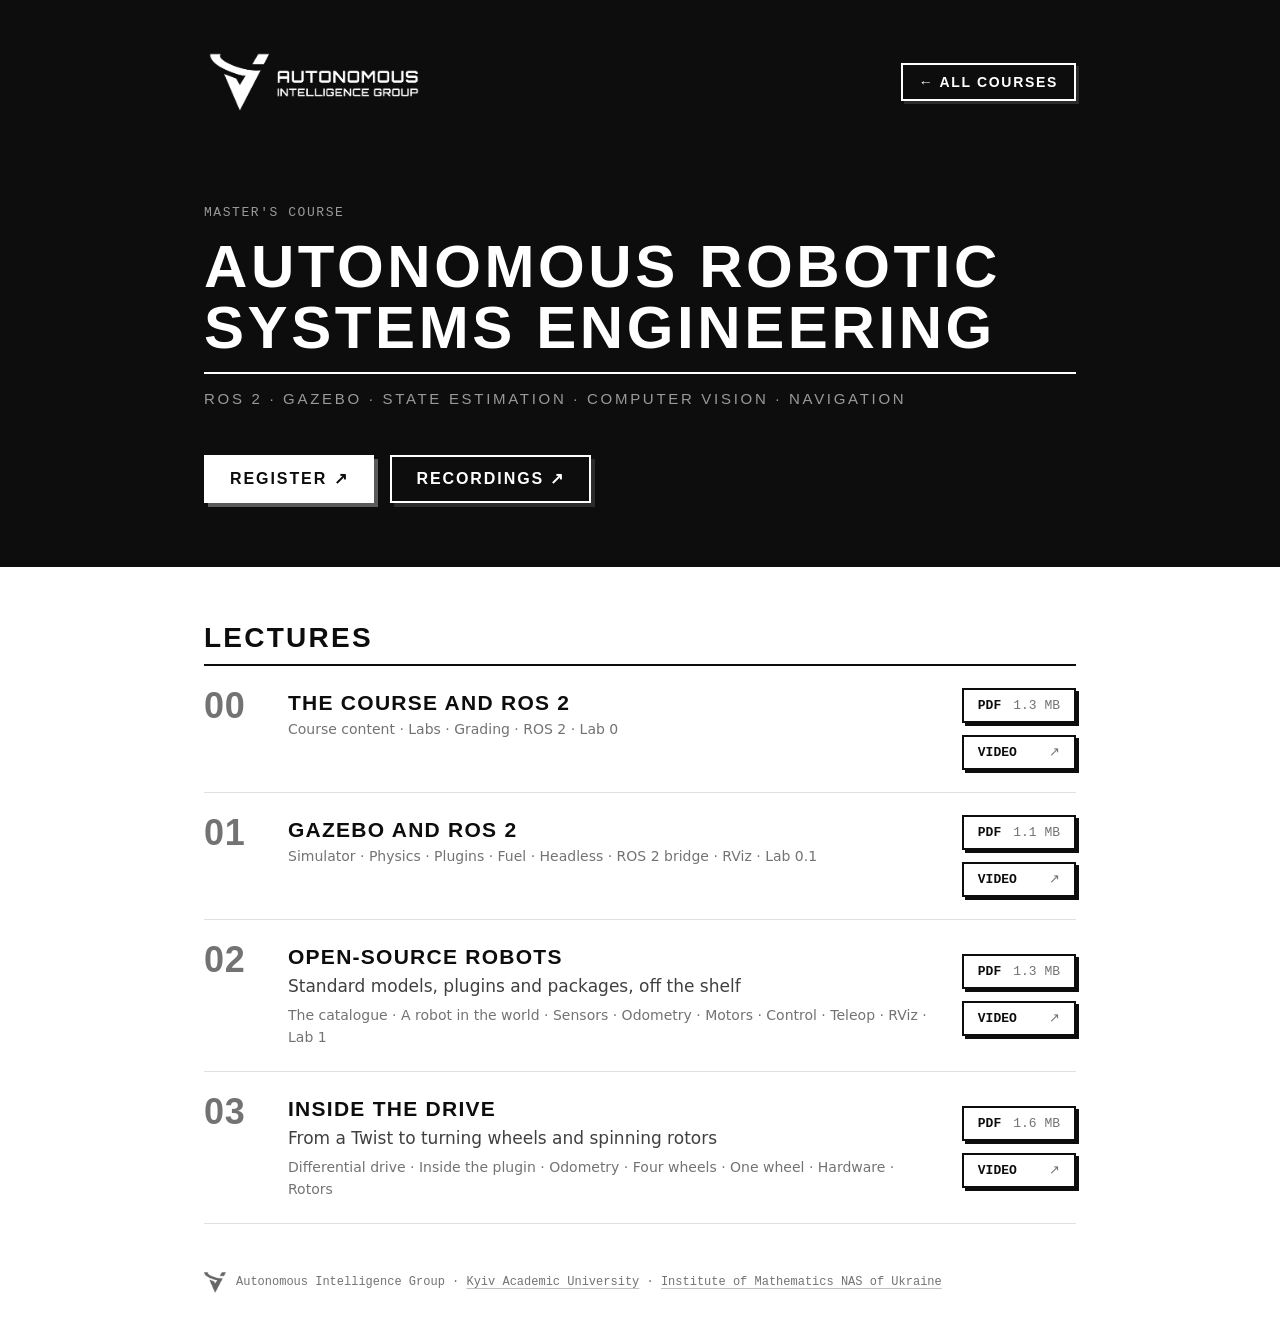
<file: docs/index.html>
<!doctype html>
<html lang="en">
<head>
<meta charset="utf-8">
<title>Redirecting…</title>
<meta http-equiv="refresh" content="0; url=course/engineering/">
<link rel="canonical" href="course/engineering/">
</head>
<body><a href="course/engineering/">Continue</a></body>
</html>
</file>
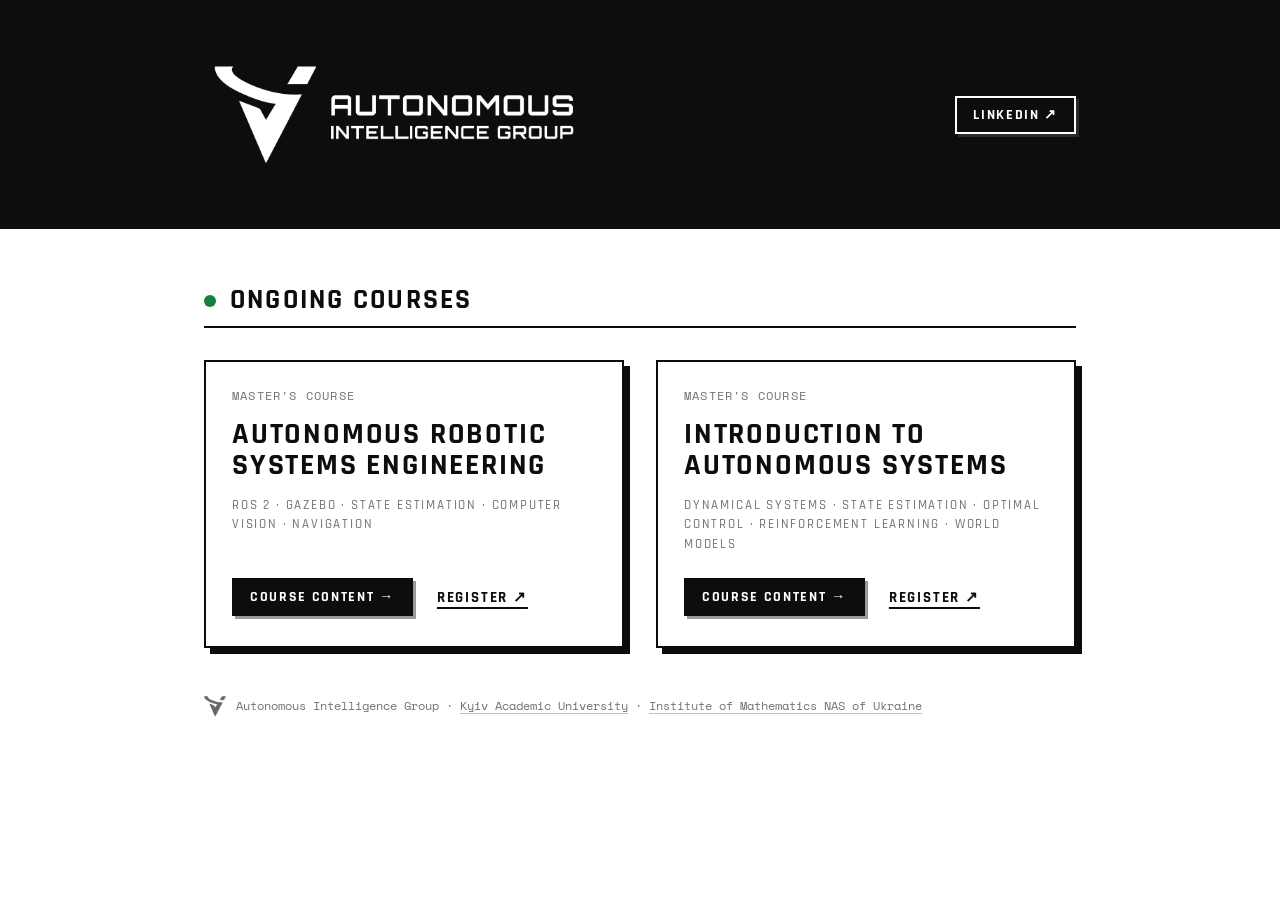
<file: docs/courses/index.html>
<!doctype html>
<html lang="en">
<head>
<meta charset="utf-8">
<meta name="viewport" content="width=device-width, initial-scale=1">
<title>AIG Courses</title>
<meta name="description" content="Courses of the Autonomous Intelligence Group: lecture slides and recordings.">
<meta property="og:title" content="AIG Courses">
<meta property="og:description" content="Courses of the Autonomous Intelligence Group: lecture slides and recordings.">
<link rel="icon" href="../logo.png">
<link rel="preconnect" href="https://fonts.googleapis.com">
<link rel="preconnect" href="https://fonts.gstatic.com" crossorigin>
<link rel="stylesheet" href="https://fonts.googleapis.com/css2?family=Rajdhani:wght@500;600;700&family=DM+Sans:wght@400;500;600&family=Space+Mono:wght@400;700&display=swap">
<link rel="stylesheet" href="../style.css">
<!-- Generated by site/build.py from site/courses.html and site/courses.json: edit those, not this. -->
</head>
<body>
<header class="home">
  <div class="wrap top">
    <img class="wordmark big" src="../logo-text.png" alt="Autonomous Intelligence Group">
    <a class="btn ghost small" href="https://www.linkedin.com/company/autonomous-group" target="_blank" rel="noopener">LinkedIn ↗</a>
  </div>
</header>

<main class="wrap">
  <section>
    <h2 class="group"><span class="dot live"></span>Ongoing courses</h2>
    <div class="courses">
      <article class="card">
        <p class="meta">Master&#x27;s course</p>
        <h3><a href="../course/engineering/">Autonomous Robotic Systems Engineering</a></h3>
        <p class="tagline">ROS 2 · Gazebo · State Estimation · Computer Vision · Navigation</p>
        <div class="actions">
          <a class="btn small solid" href="../course/engineering/">Course content →</a>
          <a class="text-link" href="https://docs.google.com/forms/d/e/1FAIpQLScCTDKY3T2xE_e-Do9QXVDI1CvSG9J3W2S0fOVt3imIYhin_Q/viewform" target="_blank" rel="noopener">Register ↗</a>
        </div>
      </article>
      <article class="card">
        <p class="meta">Master&#x27;s course</p>
        <h3><a href="../course/intro/">Introduction to Autonomous Systems</a></h3>
        <p class="tagline">Dynamical Systems · State Estimation · Optimal Control · Reinforcement Learning · World Models</p>
        <div class="actions">
          <a class="btn small solid" href="../course/intro/">Course content →</a>
          <a class="text-link" href="https://docs.google.com/forms/d/e/1FAIpQLScCTDKY3T2xE_e-Do9QXVDI1CvSG9J3W2S0fOVt3imIYhin_Q/viewform" target="_blank" rel="noopener">Register ↗</a>
        </div>
      </article>
    </div>
  </section>
</main>

<footer class="wrap">
  <img src="../logo.png" alt="">
  <span><span>Autonomous Intelligence Group</span> · <a href="https://kau.org.ua/" target="_blank" rel="noopener">Kyiv Academic University</a> · <a href="https://www.imath.kiev.ua/" target="_blank" rel="noopener">Institute of Mathematics NAS of Ukraine</a></span>
</footer>
</body>
</html>
</file>
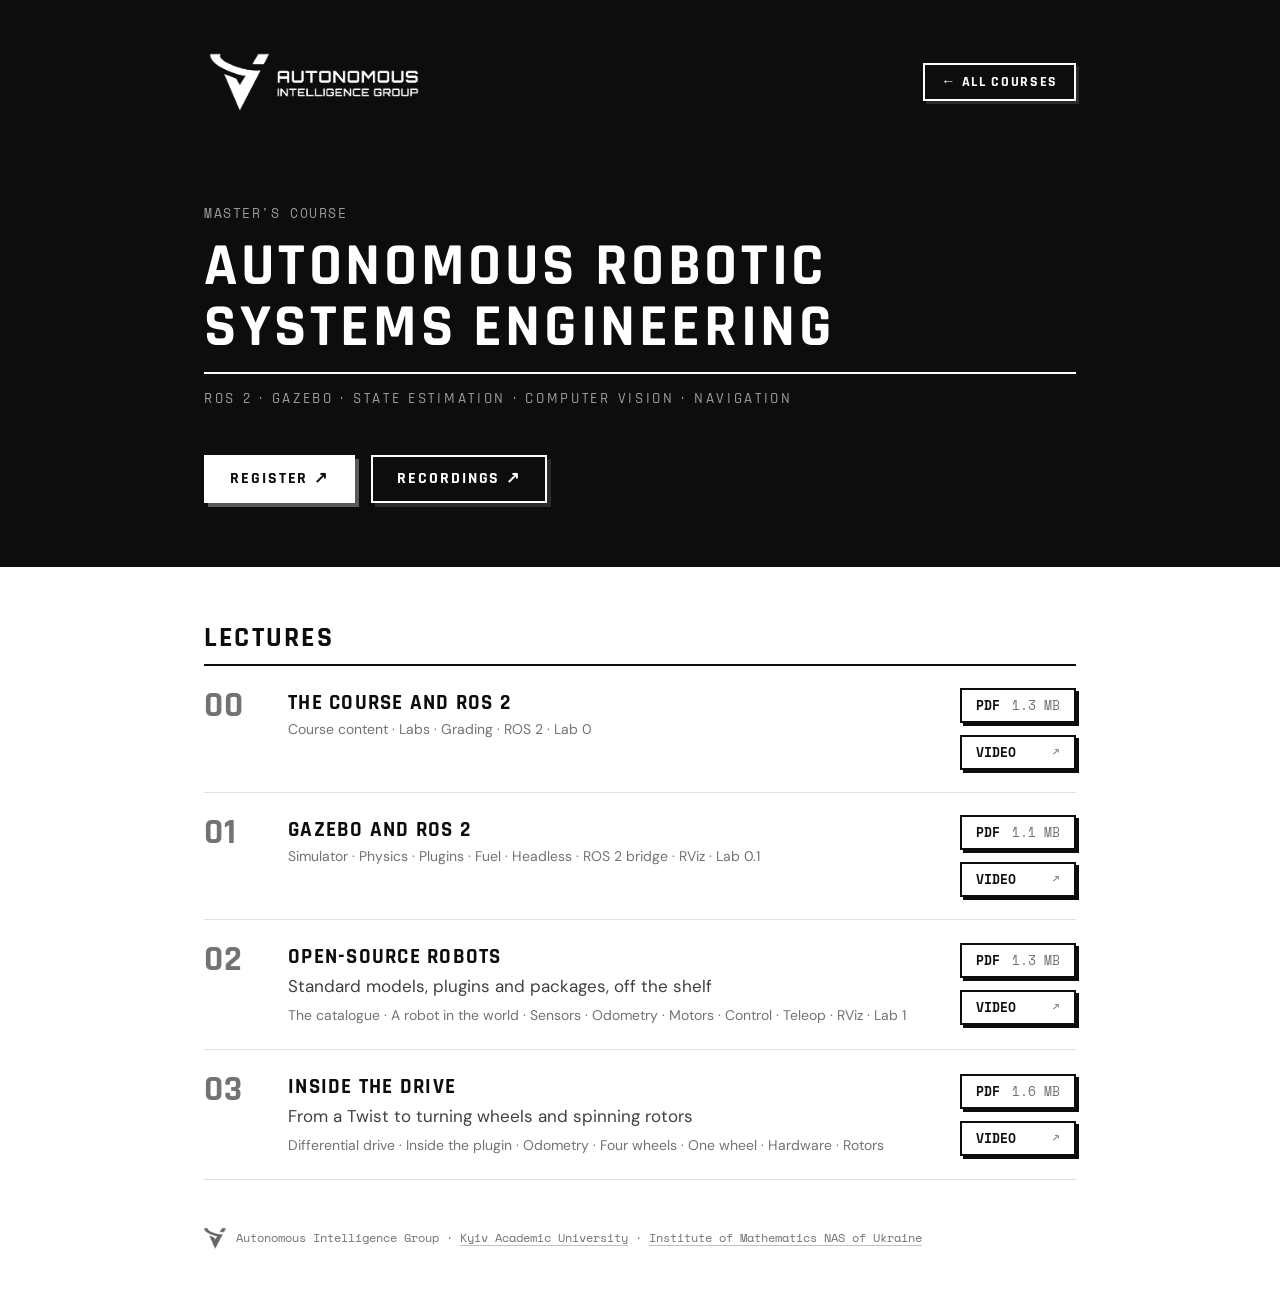
<file: docs/course/engineering/index.html>
<!doctype html>
<html lang="en">
<head>
<meta charset="utf-8">
<meta name="viewport" content="width=device-width, initial-scale=1">
<title>Autonomous Robotic Systems Engineering</title>
<meta name="description" content="ROS 2 · Gazebo · State Estimation · Computer Vision · Navigation. Lecture slides and recordings.">
<meta property="og:title" content="Autonomous Robotic Systems Engineering">
<meta property="og:description" content="ROS 2 · Gazebo · State Estimation · Computer Vision · Navigation. Lecture slides and recordings.">
<link rel="icon" href="../../logo.png">
<link rel="preconnect" href="https://fonts.googleapis.com">
<link rel="preconnect" href="https://fonts.gstatic.com" crossorigin>
<link rel="stylesheet" href="https://fonts.googleapis.com/css2?family=Rajdhani:wght@500;600;700&family=DM+Sans:wght@400;500;600&family=Space+Mono:wght@400;700&display=swap">
<link rel="stylesheet" href="../../style.css">
<!-- Generated by site/build.py from site/course.html and site/courses.json: edit those, not this. -->
</head>
<body>
<header>
  <div class="wrap">
    <div class="top">
      <a href="../../courses/"><img class="wordmark" src="../../logo-text.png" alt="Autonomous Intelligence Group — all courses"></a>
      <a class="btn ghost small" href="../../courses/">← All courses</a>
    </div>
    <p class="eyebrow">Master&#x27;s course</p>
    <h1>Autonomous Robotic Systems Engineering</h1>
    <p class="tagline">ROS 2 · Gazebo · State Estimation · Computer Vision · Navigation</p>
    <div class="actions">
      <a class="btn primary" href="https://docs.google.com/forms/d/e/1FAIpQLScCTDKY3T2xE_e-Do9QXVDI1CvSG9J3W2S0fOVt3imIYhin_Q/viewform" target="_blank" rel="noopener">Register ↗</a>
      <a class="btn ghost" href="https://www.youtube.com/playlist?list=PLBeDJyZEjxEo" target="_blank" rel="noopener">Recordings ↗</a>
    </div>
  </div>
</header>

<main class="wrap">
  <div class="section-head">
    <h2>Lectures</h2>
  </div>
  <ol>
      <li class="lecture">
        <span class="num">00</span>
        <div class="body">
          <h3>The Course and ROS 2</h3>
          <p class="topics">Course content · Labs · Grading · ROS 2 · Lab 0</p>
        </div>
        <div class="links">
          <a class="link" href="slides/lecture-00-intro.pdf" target="_blank" rel="noopener">PDF <span>1.3 MB</span></a>
          <a class="link" href="https://www.youtube.com/watch?v=eaUMphrXN6M&amp;list=PLBeDJyZEjxEo&amp;index=1" target="_blank" rel="noopener">Video <span>↗</span></a>
        </div>
      </li>
      <li class="lecture">
        <span class="num">01</span>
        <div class="body">
          <h3>Gazebo and ROS 2</h3>
          <p class="topics">Simulator · Physics · Plugins · Fuel · Headless · ROS 2 bridge · RViz · Lab 0.1</p>
        </div>
        <div class="links">
          <a class="link" href="slides/lecture-01-gazebo.pdf" target="_blank" rel="noopener">PDF <span>1.1 MB</span></a>
          <a class="link" href="https://www.youtube.com/watch?v=rybYbZVX8qI&amp;list=PLBeDJyZEjxEo&amp;index=2" target="_blank" rel="noopener">Video <span>↗</span></a>
        </div>
      </li>
      <li class="lecture">
        <span class="num">02</span>
        <div class="body">
          <h3>Open-Source Robots</h3>
          <p class="sub">Standard models, plugins and packages, off the shelf</p>
          <p class="topics">The catalogue · A robot in the world · Sensors · Odometry · Motors · Control · Teleop · RViz · Lab 1</p>
        </div>
        <div class="links">
          <a class="link" href="slides/lecture-02-fuel-and-control.pdf" target="_blank" rel="noopener">PDF <span>1.3 MB</span></a>
          <a class="link" href="https://www.youtube.com/watch?v=D-PPyDowY_8&amp;list=PLBeDJyZEjxEo&amp;index=3" target="_blank" rel="noopener">Video <span>↗</span></a>
        </div>
      </li>
      <li class="lecture">
        <span class="num">03</span>
        <div class="body">
          <h3>Inside the Drive</h3>
          <p class="sub">From a Twist to turning wheels and spinning rotors</p>
          <p class="topics">Differential drive · Inside the plugin · Odometry · Four wheels · One wheel · Hardware · Rotors</p>
        </div>
        <div class="links">
          <a class="link" href="slides/lecture-03-inside-the-drive.pdf" target="_blank" rel="noopener">PDF <span>1.6 MB</span></a>
          <a class="link" href="https://www.youtube.com/watch?v=1toelWxVnjs&amp;list=PLBeDJyZEjxEo&amp;index=4" target="_blank" rel="noopener">Video <span>↗</span></a>
        </div>
      </li>
  </ol>
</main>

<footer class="wrap">
  <img src="../../logo.png" alt="">
  <span><span>Autonomous Intelligence Group</span> · <a href="https://kau.org.ua/" target="_blank" rel="noopener">Kyiv Academic University</a> · <a href="https://www.imath.kiev.ua/" target="_blank" rel="noopener">Institute of Mathematics NAS of Ukraine</a></span>
</footer>
</body>
</html>
</file>
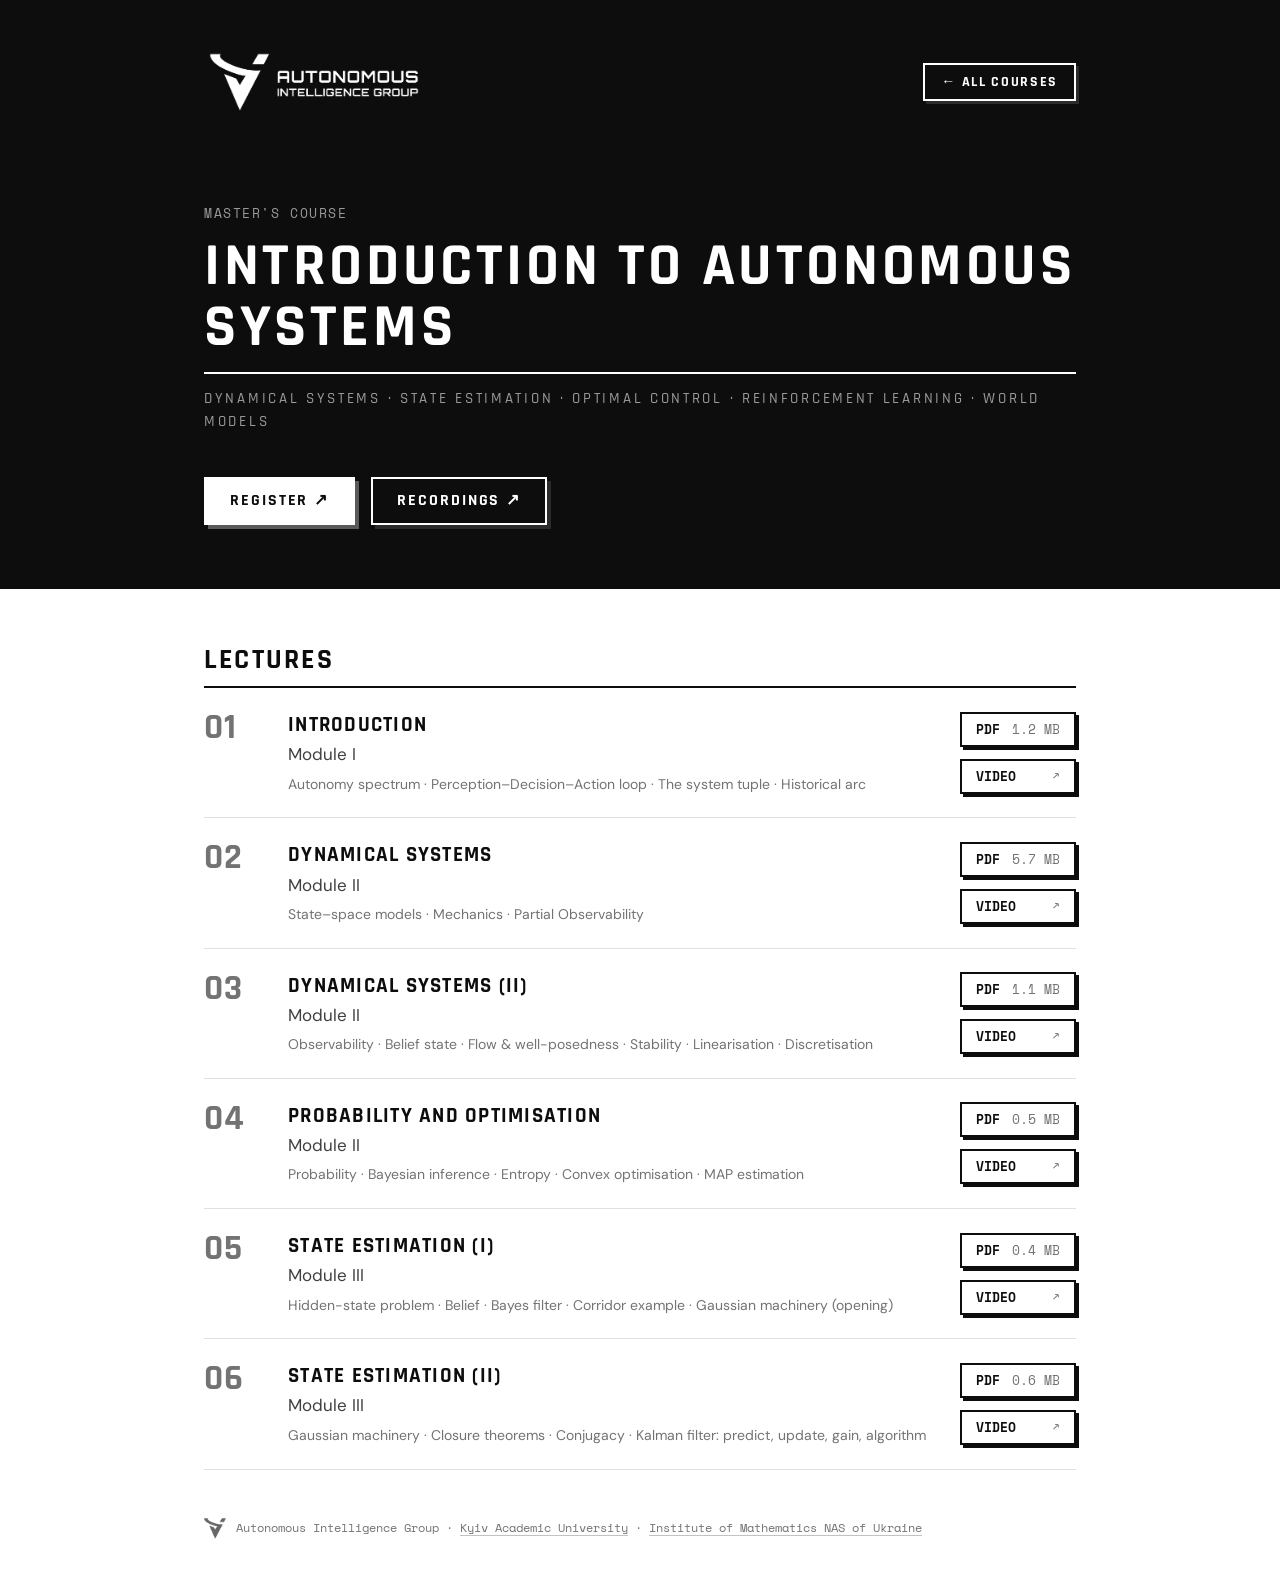
<file: docs/course/intro/index.html>
<!doctype html>
<html lang="en">
<head>
<meta charset="utf-8">
<meta name="viewport" content="width=device-width, initial-scale=1">
<title>Introduction to Autonomous Systems</title>
<meta name="description" content="Dynamical Systems · State Estimation · Optimal Control · Reinforcement Learning · World Models. Lecture slides and recordings.">
<meta property="og:title" content="Introduction to Autonomous Systems">
<meta property="og:description" content="Dynamical Systems · State Estimation · Optimal Control · Reinforcement Learning · World Models. Lecture slides and recordings.">
<link rel="icon" href="../../logo.png">
<link rel="preconnect" href="https://fonts.googleapis.com">
<link rel="preconnect" href="https://fonts.gstatic.com" crossorigin>
<link rel="stylesheet" href="https://fonts.googleapis.com/css2?family=Rajdhani:wght@500;600;700&family=DM+Sans:wght@400;500;600&family=Space+Mono:wght@400;700&display=swap">
<link rel="stylesheet" href="../../style.css">
<!-- Generated by site/build.py from site/course.html and site/courses.json: edit those, not this. -->
</head>
<body>
<header>
  <div class="wrap">
    <div class="top">
      <a href="../../courses/"><img class="wordmark" src="../../logo-text.png" alt="Autonomous Intelligence Group — all courses"></a>
      <a class="btn ghost small" href="../../courses/">← All courses</a>
    </div>
    <p class="eyebrow">Master&#x27;s course</p>
    <h1>Introduction to Autonomous Systems</h1>
    <p class="tagline">Dynamical Systems · State Estimation · Optimal Control · Reinforcement Learning · World Models</p>
    <div class="actions">
      <a class="btn primary" href="https://docs.google.com/forms/d/e/1FAIpQLScCTDKY3T2xE_e-Do9QXVDI1CvSG9J3W2S0fOVt3imIYhin_Q/viewform" target="_blank" rel="noopener">Register ↗</a>
      <a class="btn ghost" href="https://www.youtube.com/playlist?list=PLCwTF9SaVAuc" target="_blank" rel="noopener">Recordings ↗</a>
    </div>
  </div>
</header>

<main class="wrap">
  <div class="section-head">
    <h2>Lectures</h2>
  </div>
  <ol>
      <li class="lecture">
        <span class="num">01</span>
        <div class="body">
          <h3>Introduction</h3>
          <p class="sub">Module I</p>
          <p class="topics">Autonomy spectrum · Perception–Decision–Action loop · The system tuple · Historical arc</p>
        </div>
        <div class="links">
          <a class="link" href="slides/ias-lec01-introduction.pdf" target="_blank" rel="noopener">PDF <span>1.2 MB</span></a>
          <a class="link" href="https://www.youtube.com/watch?v=NVAXlboJ4EA&amp;list=PLCwTF9SaVAuc&amp;index=1" target="_blank" rel="noopener">Video <span>↗</span></a>
        </div>
      </li>
      <li class="lecture">
        <span class="num">02</span>
        <div class="body">
          <h3>Dynamical Systems</h3>
          <p class="sub">Module II</p>
          <p class="topics">State–space models · Mechanics · Partial Observability</p>
        </div>
        <div class="links">
          <a class="link" href="slides/ias-lec02-dynamical-systems.pdf" target="_blank" rel="noopener">PDF <span>5.7 MB</span></a>
          <a class="link" href="https://www.youtube.com/watch?v=yf3okO1_SYA&amp;list=PLCwTF9SaVAuc&amp;index=2" target="_blank" rel="noopener">Video <span>↗</span></a>
        </div>
      </li>
      <li class="lecture">
        <span class="num">03</span>
        <div class="body">
          <h3>Dynamical Systems (II)</h3>
          <p class="sub">Module II</p>
          <p class="topics">Observability · Belief state · Flow &amp; well-posedness · Stability · Linearisation · Discretisation</p>
        </div>
        <div class="links">
          <a class="link" href="slides/ias-lec03-dynamical-systems-2.pdf" target="_blank" rel="noopener">PDF <span>1.1 MB</span></a>
          <a class="link" href="https://www.youtube.com/watch?v=Xuv3kujwjTM&amp;list=PLCwTF9SaVAuc&amp;index=3" target="_blank" rel="noopener">Video <span>↗</span></a>
        </div>
      </li>
      <li class="lecture">
        <span class="num">04</span>
        <div class="body">
          <h3>Probability and Optimisation</h3>
          <p class="sub">Module II</p>
          <p class="topics">Probability · Bayesian inference · Entropy · Convex optimisation · MAP estimation</p>
        </div>
        <div class="links">
          <a class="link" href="slides/ias-lec04-probability-optimization.pdf" target="_blank" rel="noopener">PDF <span>0.5 MB</span></a>
          <a class="link" href="https://www.youtube.com/watch?v=nf0GSlTbo_8&amp;list=PLCwTF9SaVAuc&amp;index=4" target="_blank" rel="noopener">Video <span>↗</span></a>
        </div>
      </li>
      <li class="lecture">
        <span class="num">05</span>
        <div class="body">
          <h3>State Estimation (I)</h3>
          <p class="sub">Module III</p>
          <p class="topics">Hidden-state problem · Belief · Bayes filter · Corridor example · Gaussian machinery (opening)</p>
        </div>
        <div class="links">
          <a class="link" href="slides/ias-lec05-state-estimation-slides.pdf" target="_blank" rel="noopener">PDF <span>0.4 MB</span></a>
          <a class="link" href="https://www.youtube.com/watch?v=5vXt_Zsgw28&amp;list=PLCwTF9SaVAuc&amp;index=5" target="_blank" rel="noopener">Video <span>↗</span></a>
        </div>
      </li>
      <li class="lecture">
        <span class="num">06</span>
        <div class="body">
          <h3>State Estimation (II)</h3>
          <p class="sub">Module III</p>
          <p class="topics">Gaussian machinery · Closure theorems · Conjugacy · Kalman filter: predict, update, gain, algorithm</p>
        </div>
        <div class="links">
          <a class="link" href="slides/ias-lec06-state-estimation-2-slides.pdf" target="_blank" rel="noopener">PDF <span>0.6 MB</span></a>
          <a class="link" href="https://www.youtube.com/watch?v=zZq_obGHvnM&amp;list=PLCwTF9SaVAuc&amp;index=6" target="_blank" rel="noopener">Video <span>↗</span></a>
        </div>
      </li>
  </ol>
</main>

<footer class="wrap">
  <img src="../../logo.png" alt="">
  <span><span>Autonomous Intelligence Group</span> · <a href="https://kau.org.ua/" target="_blank" rel="noopener">Kyiv Academic University</a> · <a href="https://www.imath.kiev.ua/" target="_blank" rel="noopener">Institute of Mathematics NAS of Ukraine</a></span>
</footer>
</body>
</html>
</file>
<file: docs/style.css>
/* Shared by the all-courses page and every course page (site/build.py copies it to the root).
   Palette, type and geometry follow ref/academic.css, the lecture-deck theme: monochrome,
   square corners, hard offset shadows. The dark header is the deck's cover slide. */

:root {
  --black: #0D0D0D;
  --gray-900: #1A1A1A;
  --gray-800: #2B2B2B;
  --gray-700: #404040;
  --gray-600: #5A5A5A;
  --gray-500: #737373;
  --gray-400: #9A9A9A;
  --gray-300: #C2C2C2;
  --gray-200: #E0E0DE;
  --gray-50: #F8F8F6;
  --white: #FFFFFF;

  --bg: var(--white);
  --fg: var(--black);
  --fg-2: var(--gray-700);
  --fg-3: var(--gray-500);
  --rule: var(--gray-200);
  --ink: var(--black);          /* borders and shadows of controls */
  --logo-blend: multiply;       /* hides the logo's white ground */
  --logo-filter: none;
  --live: #15803D;              /* the only colour on the site: "ongoing" */
}
@media (prefers-color-scheme: dark) {
  :root {
    --bg: #111111;
    --fg: var(--gray-50);
    --fg-2: var(--gray-300);
    --fg-3: var(--gray-400);
    --rule: var(--gray-800);
    --ink: var(--gray-50);
    --logo-blend: screen;
    --logo-filter: invert(1);
    --live: #4ADE80;
  }
}

* { box-sizing: border-box; }
html { -webkit-text-size-adjust: 100%; }
body {
  margin: 0;
  background: var(--bg);
  color: var(--fg);
  font: 400 17px/1.55 'DM Sans', system-ui, sans-serif;
}
a { color: inherit; }
.wrap { max-width: 920px; margin: 0 auto; padding-inline: 24px; }

/* ── Header: the deck's cover slide ─────────────────────────────── */
header {
  background: var(--black);
  color: var(--white);
  padding: 48px 0 64px;
}
.top {
  display: flex;
  align-items: center;
  justify-content: space-between;
  gap: 16px;
  flex-wrap: wrap;
}
.wordmark {
  display: block;
  width: 220px;
  height: auto;
  filter: invert(1);
  mix-blend-mode: screen;      /* the inverted white ground disappears into the black */
}
header.home { padding: 56px 0; }
.wordmark.big { width: 380px; }
.eyebrow {
  margin: 88px 0 14px;
  font: 400 13px/1.4 'Space Mono', monospace;
  letter-spacing: 0.12em;
  text-transform: uppercase;
  color: var(--gray-400);
}
h1 {
  margin: 0;
  padding-bottom: 14px;
  border-bottom: 2px solid var(--white);
  font: 700 clamp(34px, 6.4vw, 60px)/1.02 'Rajdhani', sans-serif;
  letter-spacing: 0.06em;
  text-transform: uppercase;
}
.tagline {
  margin: 14px 0 0;
  font: 500 15px/1.5 'Rajdhani', sans-serif;
  letter-spacing: 0.18em;
  text-transform: uppercase;
  color: var(--gray-400);
}

/* ── Buttons: --shadow is the hard offset shadow of each variant ── */
.actions { display: flex; flex-wrap: wrap; gap: 16px; margin-top: 44px; }
.btn {
  display: inline-flex;
  align-items: center;
  gap: 10px;
  padding: 14px 24px;
  border: 2px solid var(--white);
  box-shadow: 4px 4px 0 var(--shadow);
  font: 700 16px/1 'Rajdhani', sans-serif;
  letter-spacing: 0.12em;
  text-transform: uppercase;
  text-decoration: none;
  transition: transform .08s, box-shadow .08s;
}
.btn:hover { transform: translate(2px, 2px); box-shadow: 2px 2px 0 var(--shadow); }
.btn.primary { --shadow: var(--gray-600); background: var(--white); color: var(--black); }
.btn.ghost { --shadow: var(--gray-800); color: var(--white); }
.btn.small { padding: 10px 16px; font-size: 14px; box-shadow: 3px 3px 0 var(--shadow); }
/* On the light page body (course cards) */
.btn.solid { --shadow: var(--gray-400); background: var(--ink); color: var(--bg); border-color: var(--ink); }
.btn:focus-visible, .link:focus-visible, .text-link:focus-visible, .card h3 a:focus-visible { outline: 2px solid var(--gray-400); outline-offset: 3px; }

main { padding-block: 56px 8px; }

/* ── All-courses page ───────────────────────────────────────────── */
main section + section { margin-top: 56px; }
.group {
  display: flex;
  align-items: center;
  gap: 14px;
  padding-bottom: 10px;
  margin-bottom: 32px;
  border-bottom: 2px solid var(--ink);
}
.dot { width: 12px; height: 12px; background: var(--fg-3); flex: none; }
.dot.live { background: var(--live); border-radius: 50%; animation: live 2s ease-out infinite; }
@keyframes live {
  0%   { box-shadow: 0 0 0 0 color-mix(in srgb, var(--live) 55%, transparent); }
  100% { box-shadow: 0 0 0 10px transparent; }
}
@media (prefers-reduced-motion: reduce) { .dot.live { animation: none; } }
.courses {
  display: grid;
  grid-template-columns: repeat(auto-fit, minmax(min(360px, 100%), 1fr));
  gap: 32px;
}
.card {
  display: flex;
  flex-direction: column;
  gap: 14px;
  padding: 26px 26px 30px;
  border: 2px solid var(--ink);
  box-shadow: 6px 6px 0 var(--ink);
}
.card .meta {
  margin: 0;
  font: 400 12px/1.4 'Space Mono', monospace;
  letter-spacing: 0.1em;
  text-transform: uppercase;
  color: var(--fg-3);
}
.card h3 {
  margin: 0;
  font: 700 30px/1.05 'Rajdhani', sans-serif;
  letter-spacing: 0.06em;
  text-transform: uppercase;
}
.card h3 a { text-decoration: none; }
.card h3 a:hover { text-decoration: underline; text-decoration-thickness: 2px; text-underline-offset: 4px; }
.card .tagline { margin: 0; font-size: 13px; letter-spacing: 0.14em; color: var(--fg-3); }
.card .actions { margin-top: auto; padding-top: 10px; align-items: center; gap: 24px; }   /* buttons at the card's foot */
.text-link {
  font: 700 15px/1 'Rajdhani', sans-serif;
  letter-spacing: 0.12em;
  text-transform: uppercase;
  text-decoration: underline;
  text-decoration-thickness: 2px;
  text-underline-offset: 5px;
}
.text-link:hover { text-decoration-color: var(--fg-3); }

/* ── Course page: the lecture list ──────────────────────────────── */
.section-head {
  display: flex;
  align-items: baseline;
  justify-content: space-between;
  gap: 16px;
  flex-wrap: wrap;
  border-bottom: 2px solid var(--ink);
  padding-bottom: 10px;
}
h2 {
  margin: 0;
  font: 700 28px/1.1 'Rajdhani', sans-serif;
  letter-spacing: 0.08em;
  text-transform: uppercase;
}
.section-head a {
  font: 400 13px/1.4 'Space Mono', monospace;
  color: var(--fg-3);
  text-decoration: none;
  border-bottom: 1px solid var(--rule);
}
.section-head a:hover { color: var(--fg); border-color: var(--fg); }

ol { list-style: none; margin: 0; padding: 0; }
.lecture {
  display: grid;
  grid-template-columns: 64px 1fr auto;
  gap: 4px 20px;
  align-items: start;
  padding: 22px 0;
  border-bottom: 1px solid var(--rule);
}
.num {
  font: 700 36px/1 'Rajdhani', sans-serif;
  color: var(--fg-3);
  letter-spacing: 0.02em;
}
.lecture h3 {
  margin: 2px 0 4px;
  font: 700 21px/1.2 'Rajdhani', sans-serif;
  letter-spacing: 0.06em;
  text-transform: uppercase;
}
.sub { margin: 0 0 6px; color: var(--fg-2); }
.topics { margin: 0; font-size: 14px; color: var(--fg-3); }
.links { align-self: center; display: grid; gap: 12px; }
.link {
  display: flex;
  justify-content: space-between;
  gap: 12px;
  align-items: baseline;
  padding: 9px 14px;
  border: 2px solid var(--ink);
  box-shadow: 3px 3px 0 var(--ink);
  font: 700 13px/1 'Space Mono', monospace;
  text-transform: uppercase;
  text-decoration: none;
  white-space: nowrap;
  transition: transform .08s, box-shadow .08s;
}
.link span { font-weight: 400; color: var(--fg-3); }
.link:hover { transform: translate(2px, 2px); box-shadow: 1px 1px 0 var(--ink); }

footer {
  display: flex;
  align-items: center;
  gap: 10px;
  padding-block: 40px 48px;
  font: 400 12px/1.4 'Space Mono', monospace;
  color: var(--fg-3);
}
footer a { text-decoration-color: var(--gray-300); text-underline-offset: 3px; }
footer a, footer span span { white-space: nowrap; }   /* a narrow screen wraps between names, not inside one */
footer a:hover { color: var(--fg); text-decoration-color: currentColor; }
footer img {
  width: 22px;
  height: auto;
  opacity: 0.6;
  filter: var(--logo-filter);
  mix-blend-mode: var(--logo-blend);
}

@media (max-width: 600px) {
  .wrap { padding-inline: 16px; }
  header { padding: 32px 0 48px; }
  .wordmark { width: 170px; }
  header.home { padding: 36px 0; }
  .wordmark.big { width: 240px; }
  .eyebrow { margin-top: 56px; }
  .tagline { letter-spacing: 0.12em; }
  .actions .btn { flex: 1 1 100%; justify-content: center; }
  .card { padding: 22px 20px 24px; }
  .card h3 { font-size: 26px; }
  .lecture { grid-template-columns: 44px 1fr; }
  .num { font-size: 28px; }
  .links { grid-column: 2; display: flex; flex-wrap: wrap; margin-top: 10px; }
}
</file>
